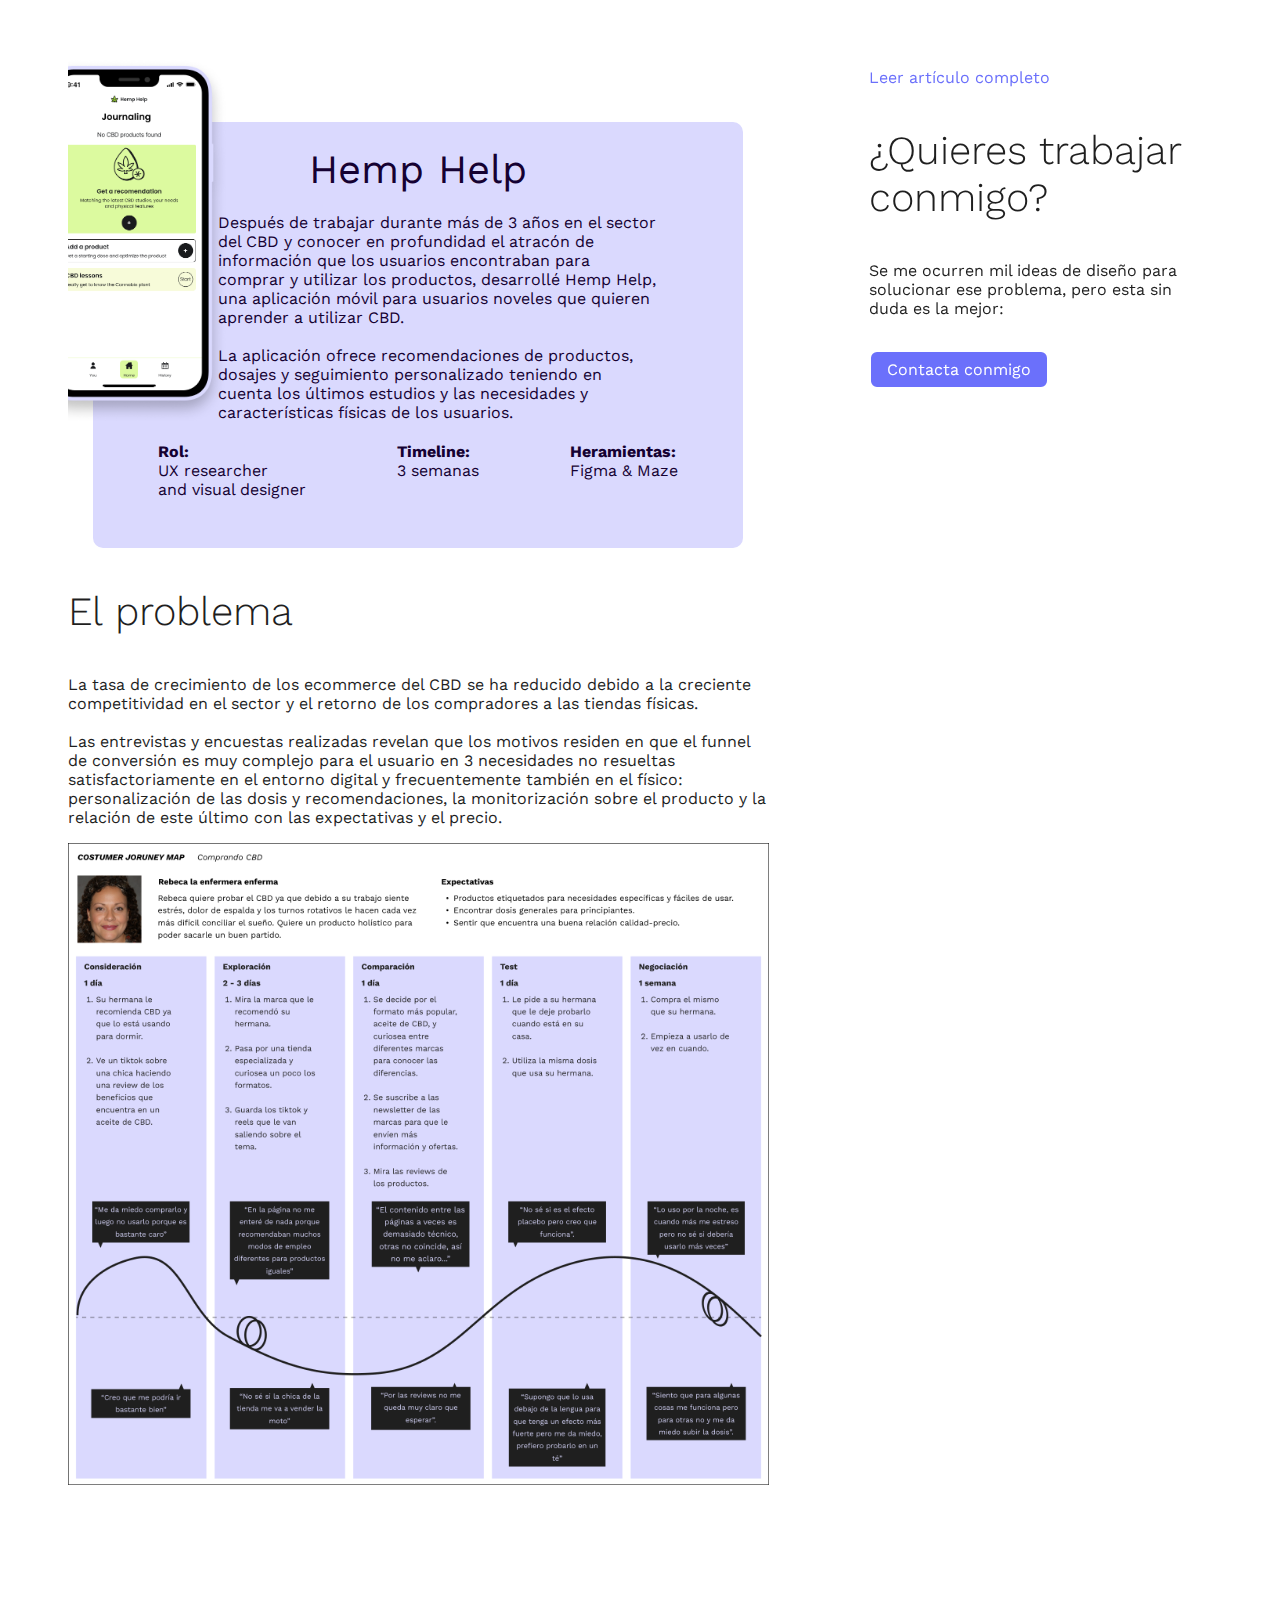
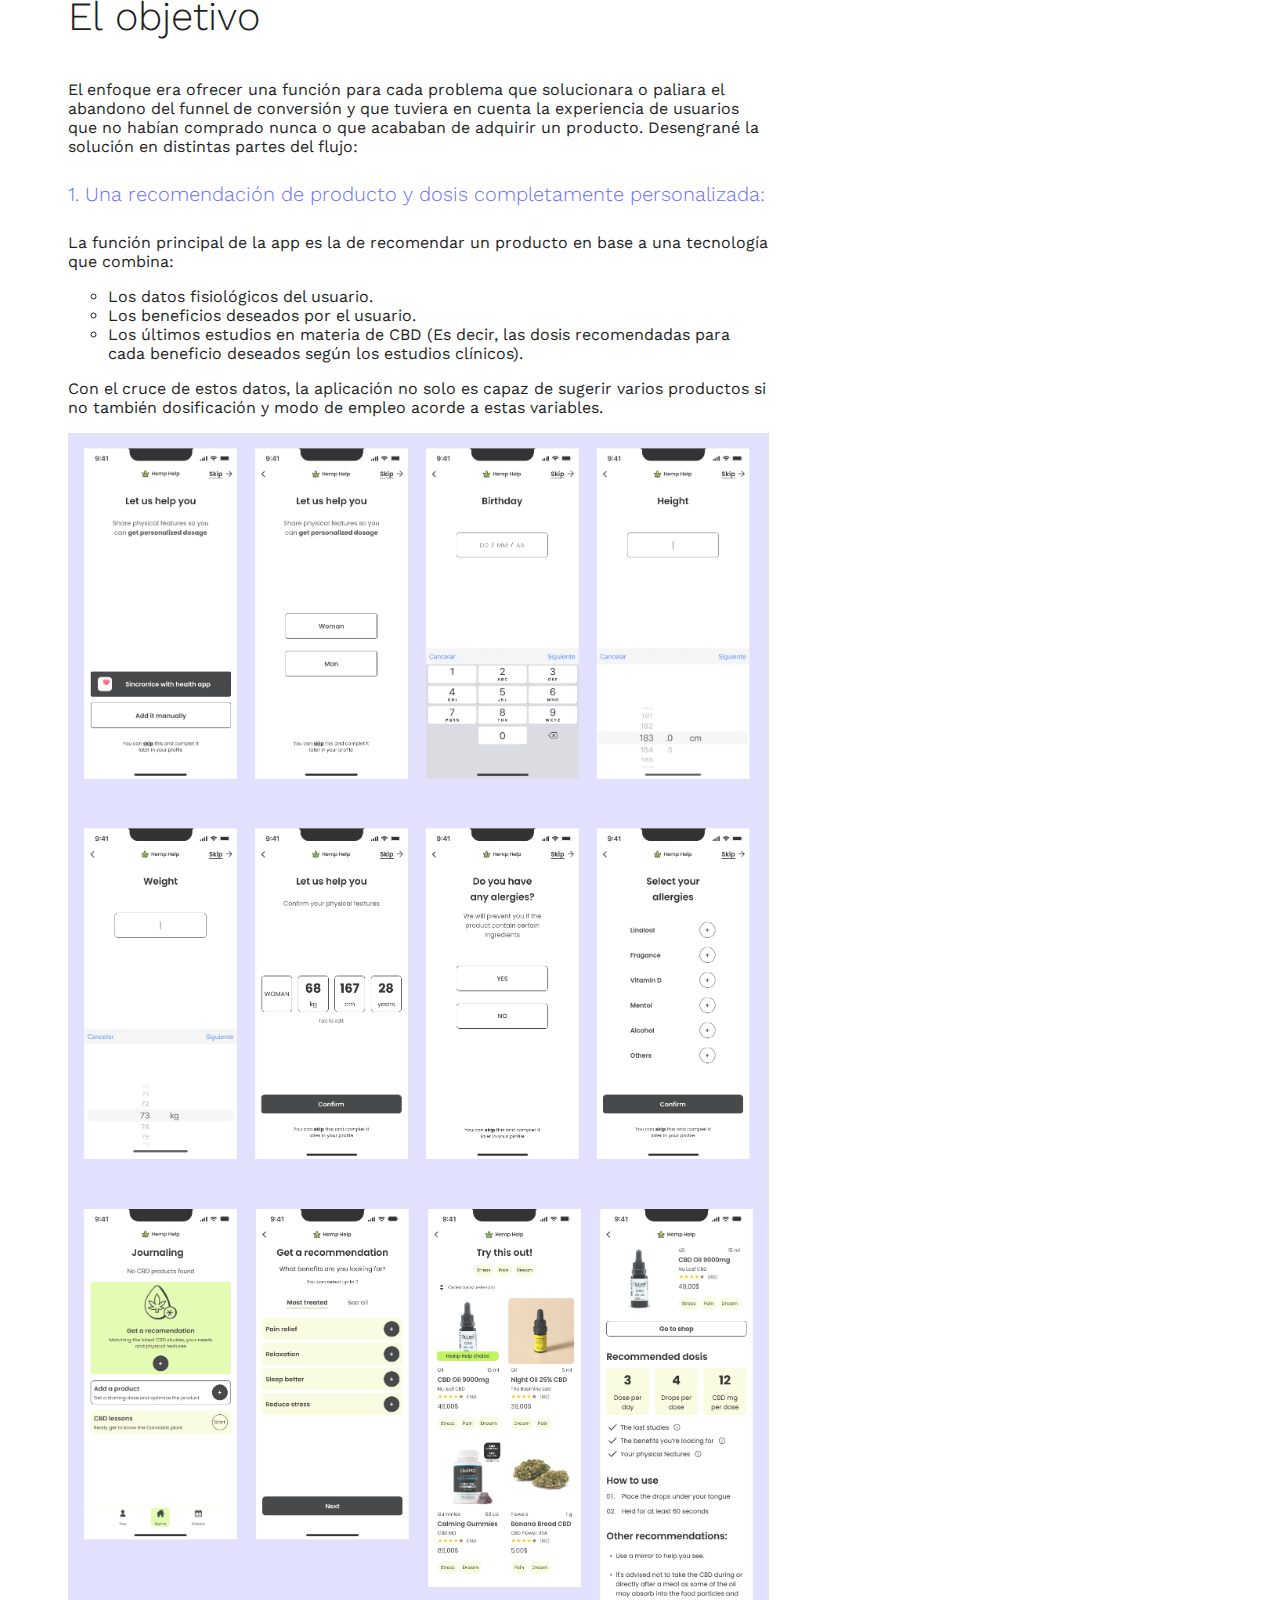
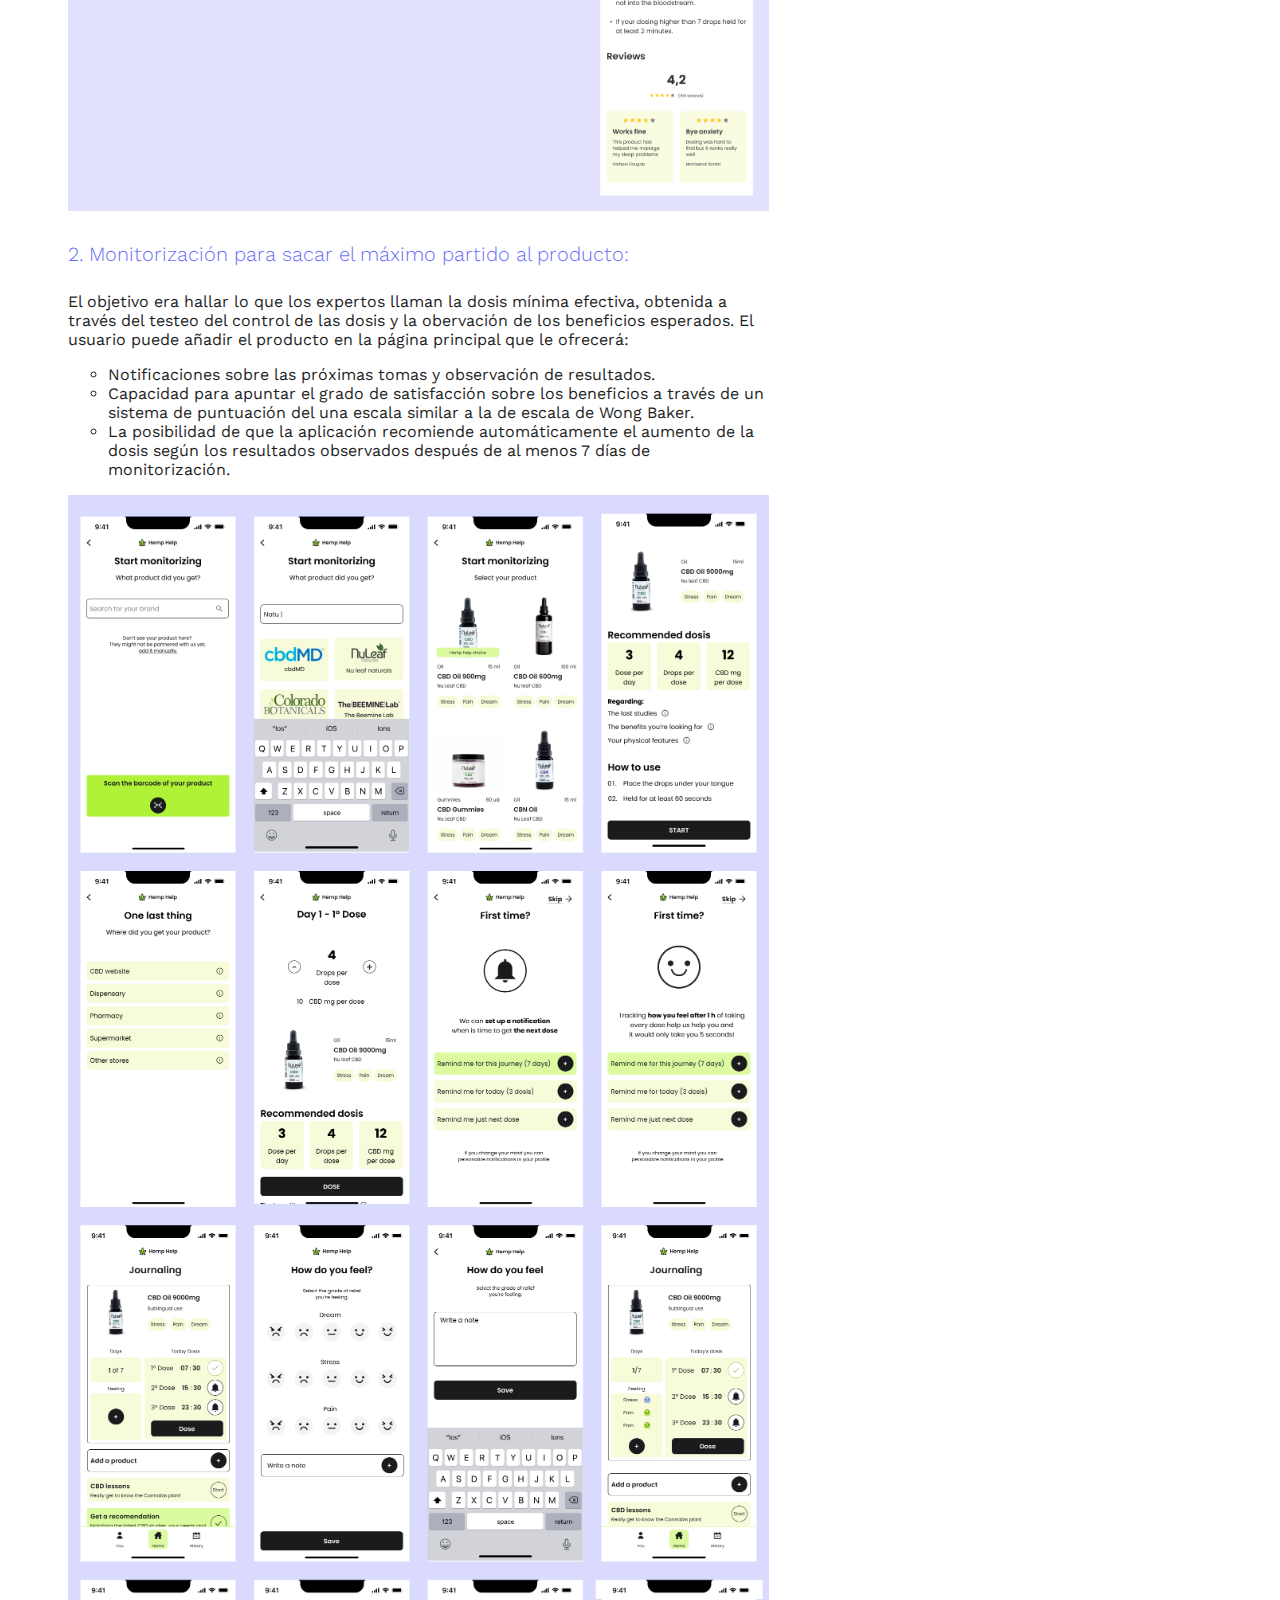
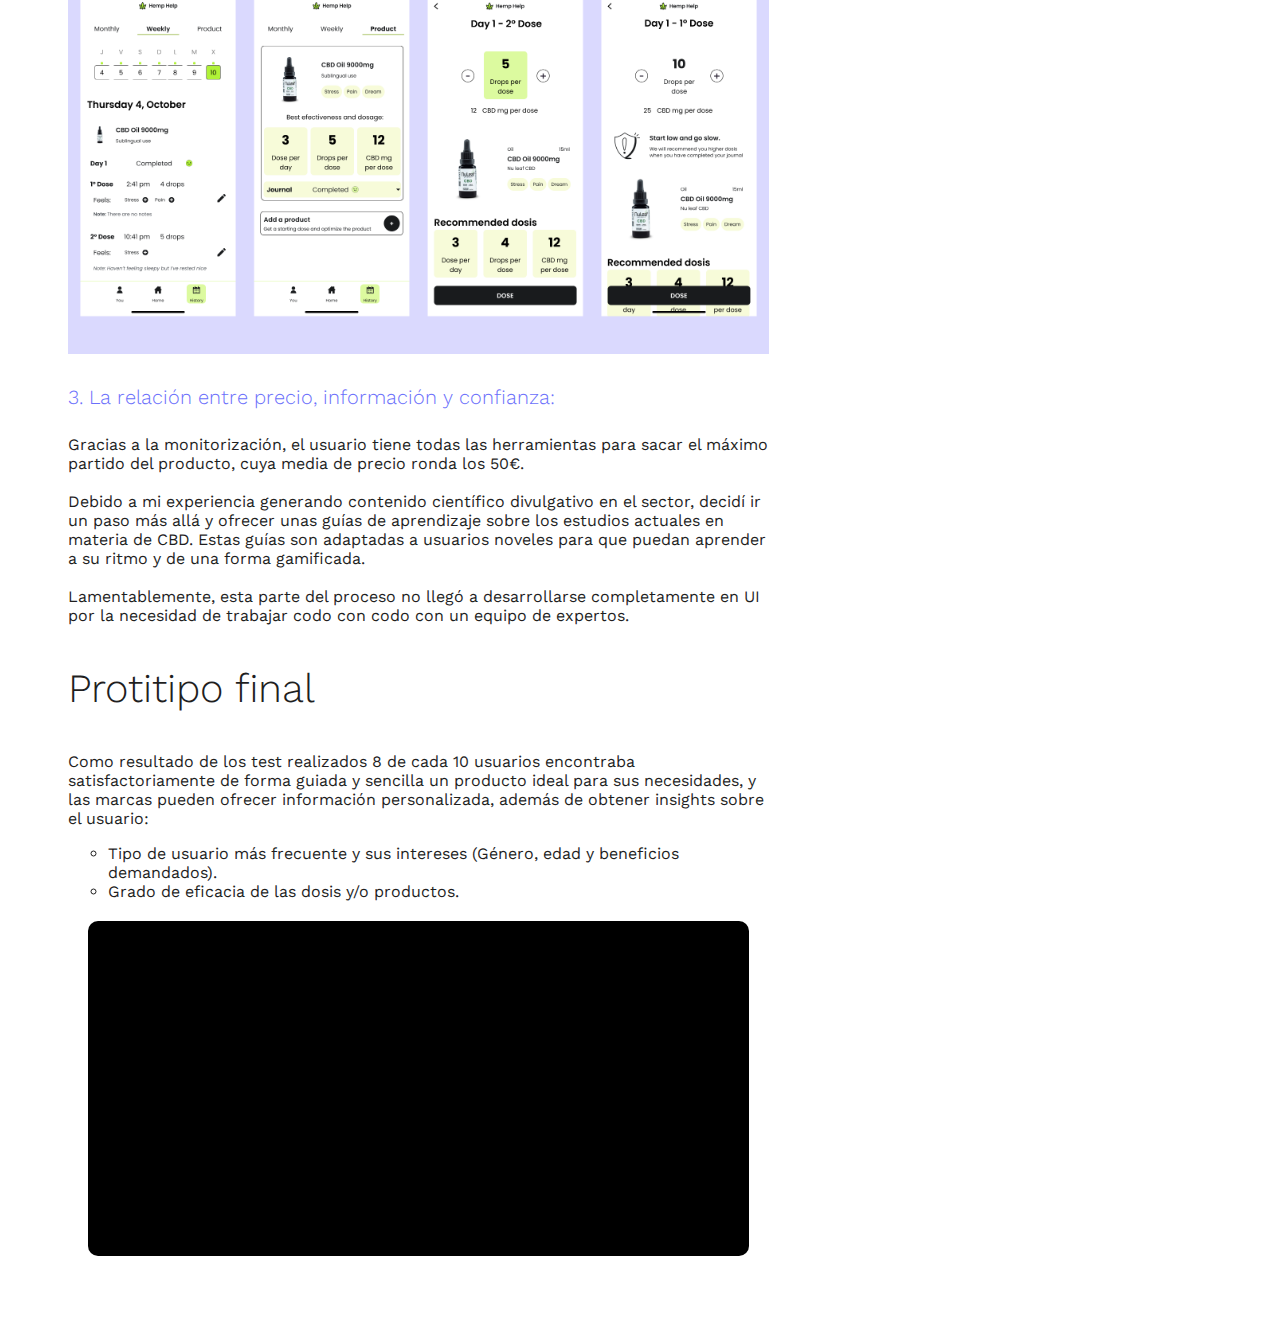
<file: Hemp Help.html>
<!DOCTYPE html>
<html lang="en">
<head>
    <meta charset="UTF-8">
    <meta http-equiv="X-UA-Compatible" content="IE=edge">
    <meta name="viewport" content="width=device-width, initial-scale=1.0">
    <title>Document</title>
    <link rel="stylesheet" href="Prueba.css">
</head>

<body class="">

  <div class="container3">
    <div class="left-column">
      <section class="container2">
        <div class="container">
          <div class="row justify-content-center">
            <div class="col-8 col-md-6">
              <div class="jelly-card">
                <div class="card py-3 ">
                  
                  <div class="row">
                  <div class="maincard">
                      <img src="./hemphelpprueba.png" class="card-img-top card-pic slowfloat2s" alt="meduse">
                    </div>
                      <div class="maincard">
                      <div class="card-body">
                        <h1 class="card-title">
                          Hemp Help 
                        </h1>
                        <div class="line">
                        <p class="card-text">
                            Después de trabajar durante más de 3 años en el sector del CBD y conocer en profundidad el atracón de información que los usuarios encontraban para comprar y utilizar los productos, desarrollé Hemp Help, una aplicación móvil para usuarios noveles que quieren aprender a utilizar CBD. <br> <br> La aplicación ofrece recomendaciones de productos, dosajes y seguimiento personalizado teniendo en cuenta los últimos estudios y las necesidades y características físicas de los usuarios.</p>
                            <ul>
                              <li><strong>Rol:</strong> <br> UX researcher <br> and visual designer
                              </li>
                              <li><strong>Timeline:</strong> <br> 3 semanas
                              </li>
                              <li> <strong>Heramientas:</strong> <br> Figma & Maze
                              </li>
                          </ul>
                        </div>
                        </div>
                  </div>
                  </div>
              </div>
              </div>
            </div>
          
          </div>
        </div>
      </section>  

    <div class="problem">
        <h3>El problema</h3>
        <p> 
          La tasa de crecimiento de los ecommerce del CBD se ha reducido debido a la creciente competitividad en el sector y el retorno de los compradores a las tiendas físicas. <br><br>
          Las entrevistas y encuestas realizadas revelan que los motivos residen en que el funnel de conversión es muy complejo para el usuario en 3 necesidades no resueltas satisfactoriamente en el entorno digital y frecuentemente también en el físico: personalización de las dosis y recomendaciones, la monitorización sobre el producto y la relación de este último con las expectativas y el precio.</p>
        <img src="./Cosutmer Journey.png" alt="">
        </div>
<section class="content">
    <div class="solution">
        <h3>El objetivo</h3>
        <p> El enfoque era ofrecer una función para cada problema que solucionara o paliara el abandono del funnel de conversión y que tuviera en cuenta la experiencia de usuarios que no habían comprado nunca o que acababan de adquirir un producto. Desengrané la solución en distintas partes del flujo:

         <h4>1. Una recomendación de producto y dosis completamente personalizada:</h4> 
          La función principal de la app es la de recomendar un producto en base a una tecnología que combina:
          <ul>
            <li>Los datos fisiológicos del usuario.</li>
            <li>Los beneficios deseados por el usuario.</li>
            <li>Los últimos estudios en materia de CBD (Es decir, las dosis recomendadas para cada beneficio deseados según los estudios clínicos).</li>
          </ul>
          Con el cruce de estos datos, la aplicación no solo es capaz de sugerir varios productos si no también dosificación y modo de empleo acorde a estas variables.
        </p>

        <img src="./Foto 1.png" alt="">

        <h4>2. Monitorización para sacar el máximo partido al producto:</h4> 
        El objetivo era hallar lo que los expertos llaman la dosis mínima efectiva, obtenida a través del testeo del control de las dosis y la obervación de los beneficios esperados. El usuario puede añadir el producto en la página principal que le ofrecerá:
        <ul>
            <li>Notificaciones sobre las próximas tomas y observación de resultados.</li>
            <li>Capacidad para apuntar el grado de satisfacción sobre los beneficios a través de un sistema de puntuación del una escala similar a la de escala de Wong Baker.</li>
            <li>La posibilidad de que la aplicación recomiende automáticamente el aumento de la dosis según los resultados observados después de al menos 7 días de monitorización.</li>
          </ul>
         
        <img src="./Foto 2.png" alt="">
        <h4>3. La relación entre precio, información y confianza:</h4> 
        <p> Gracias a la monitorización, el usuario tiene todas las herramientas para sacar el máximo partido del producto, cuya media de precio ronda los 50€. <br><br> Debido a mi experiencia generando contenido científico divulgativo en el sector, decidí ir un paso más allá y ofrecer unas guías de aprendizaje sobre los estudios actuales en materia de CBD. Estas guías son adaptadas a usuarios noveles para que puedan aprender a su ritmo y de una forma gamificada.
          <br><br> Lamentablemente, esta parte del proceso no llegó a desarrollarse completamente en UI por la necesidad de trabajar codo con codo con un equipo de expertos.</p>

      </div>
  
      <div class="Finalprototype">
          <h3>Protitipo final</h3>
          <p> Como resultado de los test realizados 8 de cada 10 usuarios encontraba satisfactoriamente de forma guiada y sencilla un producto ideal para sus necesidades, y las marcas pueden ofrecer información personalizada, además de obtener insights sobre el usuario: 
              <ul>
                  <li>Tipo de usuario más frecuente y sus intereses (Género, edad y beneficios demandados).</li>
                  <li>Grado de eficacia de las dosis y/o productos.</li>
              </ul> 
              </p></div>

              <div class="video-container">
                <iframe width="560" height="315" src="https://www.youtube.com/embed/iOw20kMrGcY" frameborder="0" allow="autoplay; encrypted-media" allowfullscreen></iframe>
              </div>
  
            </section>
              
      
      </div>
      <div class="right-column">

        <a href="https://medium.com/@claudia.nicolas.rey/hemp-help-app-4dd16afe2c0e" class="primary-button"> Leer artículo completo </a>

        <section class="cta-final">
         <h3>¿Quieres trabajar conmigo?</h3>
         <div>Se me ocurren mil ideas de diseño para solucionar ese problema, pero esta sin duda es la mejor:</div> 
         <a href="mailto:claudia.nicolas.rey@gmail.com" class="primary-button">Contacta conmigo</a>
     </section>
     </div>
      </div>   
   
  </div>

        
      </div>
    </div>
  </section>   
</body>
</html>
</file>
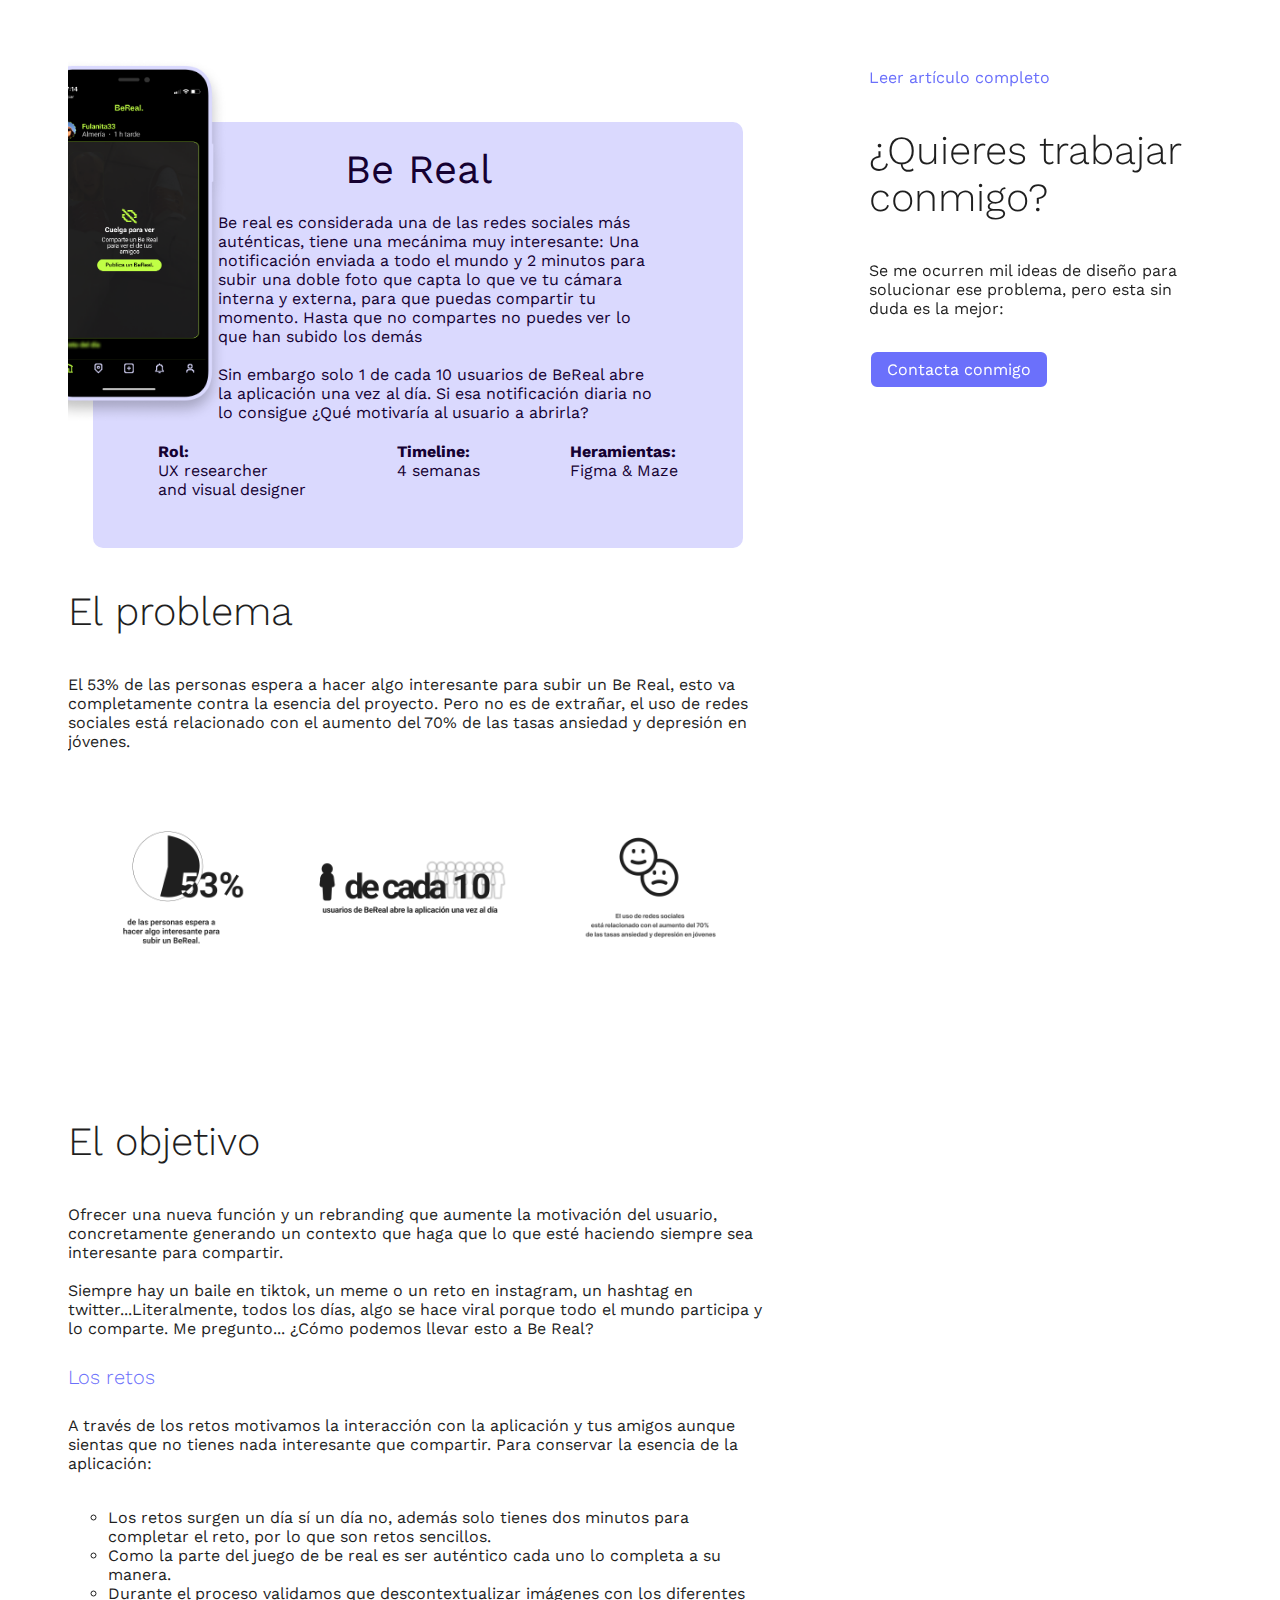
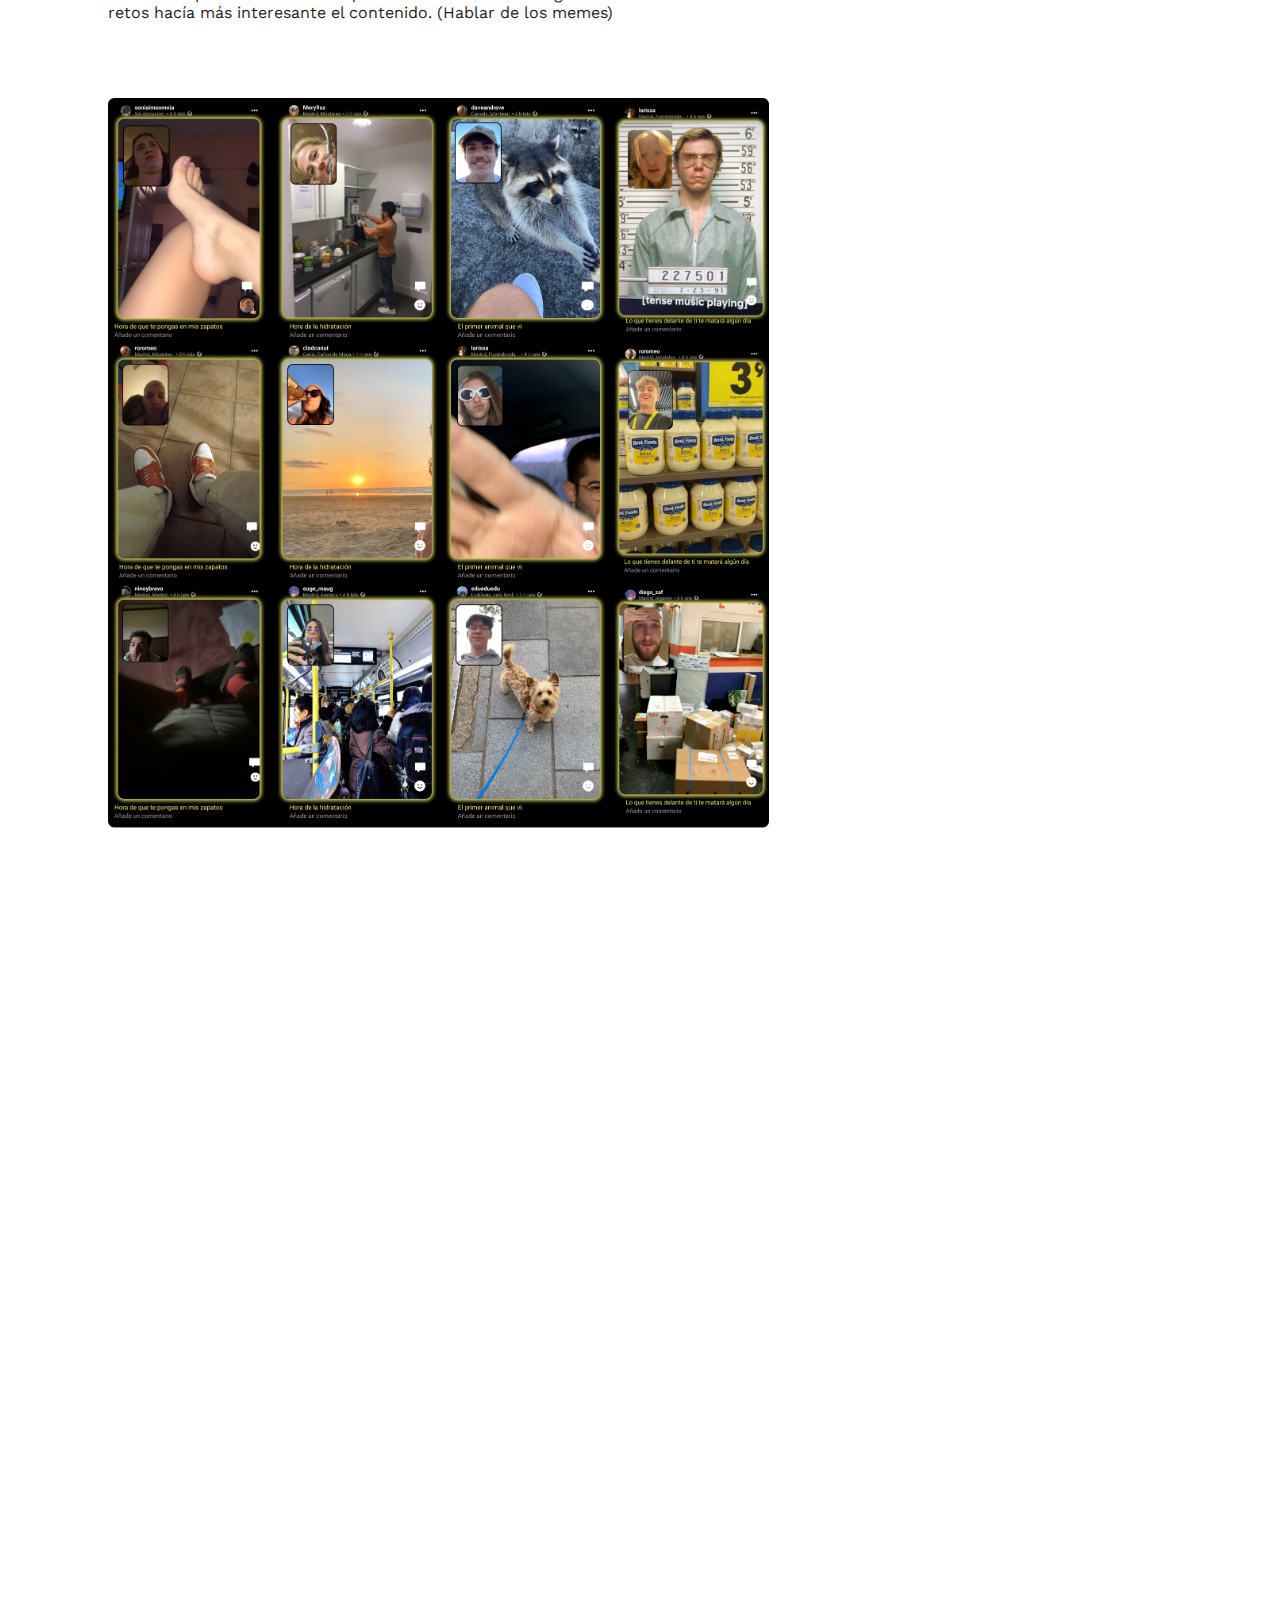
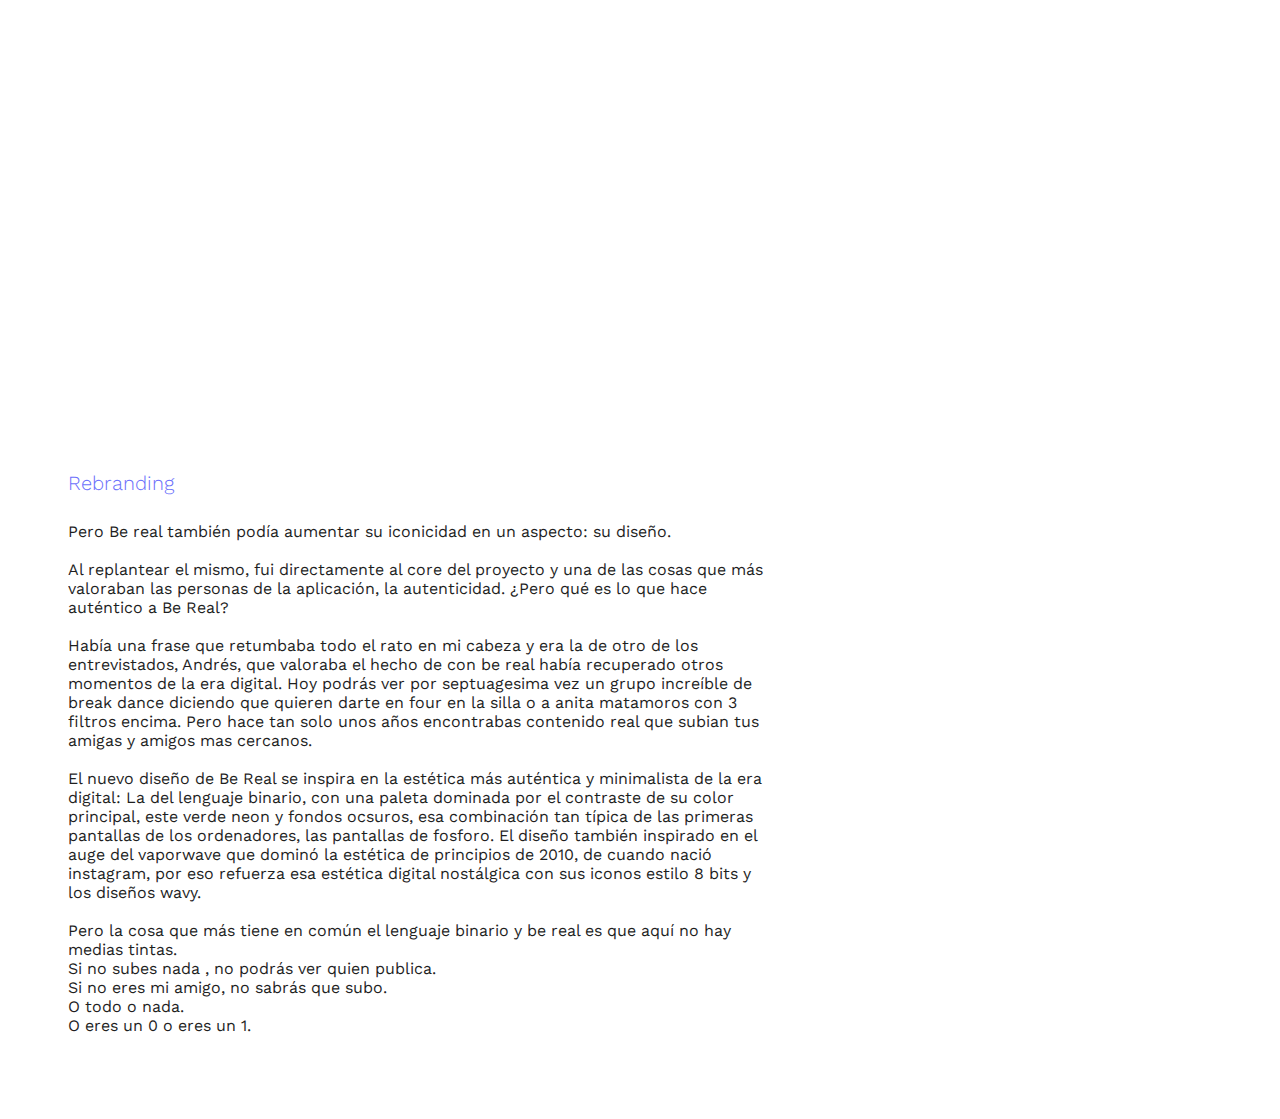
<file: prueba.html>
<!DOCTYPE html>
<html lang="en">
<head>
    <meta charset="UTF-8">
    <meta http-equiv="X-UA-Compatible" content="IE=edge">
    <meta name="viewport" content="width=device-width, initial-scale=1.0">
    <title>Document</title>
    <link rel="stylesheet" href="./Prueba.css">
</head>

<body class="">

  <div class="container3">
    <div class="left-column">
      <section class="container2">
        <div class="container">
          <div class="row justify-content-center">
            <div class="col-8 col-md-6">
              <div class="jelly-card">
                <div class="card py-3 ">
                  
                  <div class="row">
                  <div class="maincard">
                      <img src="./iPhone 14.png" class="card-img-top card-pic slowfloat2s" alt="meduse">
                    </div>
                      <div class="maincard">
                      <div class="card-body">
                        <h1 class="card-title">
                         Be Real 
                        </h1>
                        <div class="line">
                        <p class="card-text">
                          Be real es considerada una de las redes sociales más auténticas, tiene una mecánima muy interesante: Una notificación enviada  a todo el mundo y 2 minutos para subir una doble foto que capta lo que ve tu cámara interna y externa, para que puedas compartir tu momento. Hasta que no compartes no puedes ver lo que han subido los demás
                          <br><br>Sin embargo solo 1 de cada 10 usuarios de BeReal abre la aplicación una vez al día. Si esa notificación diaria no lo consigue ¿Qué motivaría al usuario a abrirla?</p>
                            <ul>
                              <li><strong>Rol:</strong> <br> UX researcher <br> and visual designer
                              </li>
                              <li><strong>Timeline:</strong> <br> 4 semanas
                              </li>
                              <li> <strong>Heramientas:</strong> <br> Figma & Maze
                              </li>
                          </ul>
                        </div>
                        </div>
                  </div>
                  </div>
              </div>
              </div>
            </div>
          
          </div>
        </div>
      </section>  

    <div class="problem">
        <h3>El problema</h3>
        <p> 
        El 53% de las personas espera a hacer algo interesante para subir un Be Real, esto va completamente contra la esencia del proyecto. Pero no es de extrañar, el uso de redes sociales está relacionado con el aumento del 70% de las tasas ansiedad y depresión en jóvenes.</p>
        <img src="./bereal1.png" alt="">
        </div>
<section class="content">
    <div class="solution">
        <h3>El objetivo</h3>
        Ofrecer una nueva función y un rebranding que aumente la motivación del usuario, concretamente generando un contexto que haga que lo que esté haciendo siempre sea interesante para compartir. 
        <br><br> Siempre hay un baile en tiktok, un meme o un reto en instagram,  un hashtag en twitter...Literalmente, todos los días, algo se hace viral porque todo el mundo participa y lo comparte. Me pregunto... ¿Cómo podemos llevar esto a Be Real?</p>
        <h4>Los retos</h4> 
        A través de los retos motivamos la interacción con la aplicación y tus amigos aunque sientas que no tienes nada interesante que compartir. Para conservar la esencia de la aplicación:
        <br>  <br>
      <ul>
        <li>Los retos surgen un día sí un día no, además solo tienes dos minutos para completar el reto, por lo que son retos sencillos.
        </li>
        <li>Como la parte del juego de be real es ser auténtico cada uno lo completa a su manera.
        </li>
         <li>Durante el proceso validamos que descontextualizar imágenes con los diferentes retos hacía más interesante el contenido. (Hablar de los memes)<ul>
         </li>  
      </ul>
    <br>
    <br>
    <br>
    <br>
    
        <img src="./Losretos.png" alt="">
    </div>

    <div>
        <h4>Rebranding</h4> 
        <p> Pero Be real también podía aumentar su iconicidad en un aspecto: su diseño.  <br> <br>

          Al replantear el mismo, fui directamente al core del proyecto y una de las cosas que más valoraban las personas de la aplicación, la autenticidad. ¿Pero qué es lo que hace auténtico a Be Real? 
          <br><br>
          Había una frase que retumbaba todo el rato en mi cabeza y era la de otro de los entrevistados, Andrés, que valoraba el hecho de con be real había recuperado otros momentos de la era digital. Hoy podrás ver por septuagesima vez un grupo increíble de break dance diciendo que quieren darte en four en la silla o a anita matamoros con 3 filtros encima. Pero hace tan solo unos años encontrabas contenido real que subian tus amigas y amigos mas cercanos.
          <br> <br>
         El nuevo diseño de Be Real se inspira en la estética más auténtica y minimalista de la era digital: La del lenguaje binario, con una paleta dominada por el contraste de su color principal, este verde neon y fondos ocsuros, esa combinación tan típica de las primeras pantallas de los ordenadores, las pantallas de fosforo. El diseño también inspirado en el auge del vaporwave que dominó la estética de principios de 2010, de cuando nació instagram, por eso refuerza esa estética digital nostálgica con sus iconos estilo 8 bits y los diseños wavy.
          
         <br> <br>
        Pero la cosa que más tiene en común el lenguaje binario y be real es que aquí no hay medias tintas. 
          <br>
          Si no subes nada , no podrás ver quien publica. <br>
          Si no eres mi amigo, no sabrás que subo. <br>
          O todo o nada. <br>
          O eres un 0 o eres un 1. 
        </div>
          </p>
          <div id="cf">
            <img class="bottom" src="./Styletilebefore.png" />
            <img class="top" src="./Styletileafter.png" />
          </div>
      </div>
      <div class="right-column">

        <a href="https://medium.com/@claudia.nicolas.rey/hemp-help-app-4dd16afe2c0e" class="primary-button"> Leer artículo completo </a>

        <section class="cta-final">
         <h3>¿Quieres trabajar conmigo?</h3>
         <div>Se me ocurren mil ideas de diseño para solucionar ese problema, pero esta sin duda es la mejor:</div> 
         <a href="mailto:claudia.nicolas.rey@gmail.com" class="primary-button">Contacta conmigo</a>
     </section>
     </div>
      </div>   
</body>
</html>
</file>
<file: Prueba.css>
@import url('https://fonts.googleapis.com/css2?family=Crimson+Pro:wght@700&family=Work+Sans:wght@400;700&display=swap');


body {
  font-family: 'Work Sans', sans-serif;
  background-color: #FFFFFF;
  color: #1f1f1f;
  padding: 60px;
  padding-top: 30px;
}



.container3 img {
  width: 100%;
}

@media (max-width: 670px) {
  .container3 {
    display: flex;
    flex-direction: column;
  }
}


.left-column {
  flex: 1;
  overflow-y: auto;
  margin-right: 100px;
  width: 70%;
}

.right-column {
  position: sticky;
  top: 0;
  height: 100vh;
  width: 30%;
  padding-top: 30px;
}


h1 {
  font-family: 'work sans', sans-serif;
  font-size: 40px;
  font-weight: 400;
  margin-top: 24px;
  margin-bottom: 0;
}

h2 {
  font-family: 'work sans', serif;
  font-size: 72px;
  margin: 0;
}

h3 {
  font-size: 40px;
  font-weight: 300;
}

h4 {
  font-size: 20px;
  color: #6B70FB;
  font-weight: 300;
}

a {
  color: #6B70FB;
  text-decoration: none;
}

a:hover {
  text-decoration: underline;
}

ul li {
  list-style: none;
}

.content ul li {
  list-style: circle;
}

.content 
{
  text-align: start;
}

.line ul {
  display: flex;
  justify-content: space-between;
  padding: 0;
  padding-top: ;
}

.cta-final a {
  display: block;
  border: 2px solid;
  color: #FFFFFF;
  background-color: #6B70FB;
  padding: 8px 16px 8px 16px;
  transition: 0.3s;
  margin-top: 32px;
  border-radius: 8px;
  width: fit-content
}

.cta-final a:hover {
  background-color: #1f1f1f;
  text-decoration: none;
}


.container {
  margin: 20px auto 32px;
}


section {
  padding: 0%;
}

.card {
  background: #DAD9FE;
  border-radius: 10px;
  position: relative;
  color: #150132;
  z-index: 1;
  backdrop-filter: blur(10px);
  -webkit-backdrop-filter: blur(10px);
  height: fit-content;
  align-items: center;
  align-content: center;
  width: 650px;
  justify-content: center;
}

.card-pic {
  width: 20px;
  background-blend-mode: hard-light;
  z-index: 2;
}

.maincard img {
  margin-right: 20px;
  width: 200px;

}

@media (min-width: 991px) {
  section {
      padding-top: 5vw;
  }

  section::before {
      left: 50%;
      width: 30vw;
  }

  .card-pic {
      position: absolute;
      left: -5vw;
      top:50vw;
  }

  .card {
      height: fit-content;
  }
}

h5 {
  font-size: 1.8rem;
  font-weight: bold;
}

i {
  position: absolute;
  right: -2vw;
  bottom: -4vw;
  z-index: 2;
  color: #1f1f1f;
  font-size: 3rem;
  background: rgba(255, 255, 255, 0.3);
  border: 1px solid rgba(255, 255, 255, 0.2);
  padding: 1rem;
  border-radius: 10px;
  transition: all 0.6s ease-in-out;
  backdrop-filter: blur(15px);
  -webkit-backdrop-filter: blur(5px);
  box-shadow: 0 10px 25px rgba(0, 0, 0, 0.2);
}

@-webkit-keyframes SlowFloat {
  0% {
      transform: translateY(0);
  }

  100% {
      transform: translateY(-10px);
  }
}

.slowfloat2s {
  -webkit-animation: SlowFloat 2s infinite alternate;
  animation: SlowFloat 2s infinite alternate;
}

.slowfloat3s {
  -webkit-animation: SlowFloat 3s infinite alternate;
  animation: SlowFloat 3s infinite alternate;
}

.card-body {
  display: flex;
  flex-direction: column;
  justify-content: center;
  align-items: center;
  padding: 0 10% 5% 10%;
}


.container {
  display: flex;
  justify-content: center;
}

.card-text {
  margin: 20px;
  margin-left: 60px;
}

.cta-final {
  margin-bottom: 15vw;
  padding: 0;
}

.cta-final a {
  display: block;
  border: 2px solid;
  color: #FFFFFF;
  background-color: #6B70FB;
  padding: 8px 16px 8px 16px;
  transition: 0.3s;
  margin-top: 32px;
  border-radius: 8px;
  width: fit-content
}

.cta-final a:hover {
  background-color: #1f1f1f;
  text-decoration: none;
}

@media (max-width: 670px) {
  body {
      width: 327px;
  }

  .container2 section {
      width: 327px;
      margin-top: 5vw;
  }

  .card {
      width: 327px
  }

  .card-pic {
      margin: auto;
      margin-top: 55px;
  }

  .maincard img {
      display: block;
      margin: 0 auto;
      padding-top: 25px;

  }

  .card-text {
      margin: 0;
      margin-top: 24px;
  }

  .line ul {
      margin: 20px auto;
      padding: 0%;
  }


}

.container {
  margin: 20px auto 32px;
}

section {
  padding: 0%;
}

.card {
  background: #DAD9FE;
  border-radius: 10px;
  position: relative;
  color: #150132;
  z-index: 1;
  backdrop-filter: blur(10px);
  -webkit-backdrop-filter: blur(10px);

  height: fit-content;
  align-items: center;
  align-content: center;
  width: 650px;
  justify-content: center;
}

.card-pic {
  width: 12rem;
  background-blend-mode: hard-light;
  margin-right: 20px;
}

@media (min-width: 991px) {
  section {
    padding-top: 5vw;
  }

  section::before {
    left: 50%;
    width: 30vw;
  }

  .card-pic {
    position: absolute;
    right: -6vw;
    top: -5vw;
    margin: 0;
  }

  .card {
    height: fit-content;
  }
}

.video-container {
  background-color: black;
  border-radius: 10px;
  padding: 10px;
  margin: 20px;
}

iframe {
  display: block;
  margin: 0 auto;
}

.medium-logo {
  width: 100px;
  height: 100px;
  background-image: url("https://miro.medium.com/max/897/1*g7BLU6Zzv9pX9pOyYNKTNw.png");
  background-repeat: no-repeat;
  background-size: contain;
}

.medium-logo {
  display: inline-block;
  width: 40px;
  height: 40px;
  background: #6B70FB;
  border-radius: 50%;
  margin-right: 10px;
}

.medium-logo::after {
  content: "";
  display: block;
  width: 0;
  height: 0;
  border-style: solid;
  border-width: 10px 0 10px 20px;
  border-color: transparent transparent transparent #FFF;
  position: relative;
  left: -10px;
}


#cf {
  position:relative;
  width:100%;
  margin:0 auto;
}

#cf img {
  position:absolute;
  left:0;
  -webkit-transition: opacity 1s ease-in-out;
  -moz-transition: opacity 1s ease-in-out;
  -o-transition: opacity 1s ease-in-out;
  transition: opacity 1s ease-in-out;
}

#cf img.top:hover {
  opacity:0;
}

.container3 {
  display: flex;
  flex-direction: row;
}
</file>
